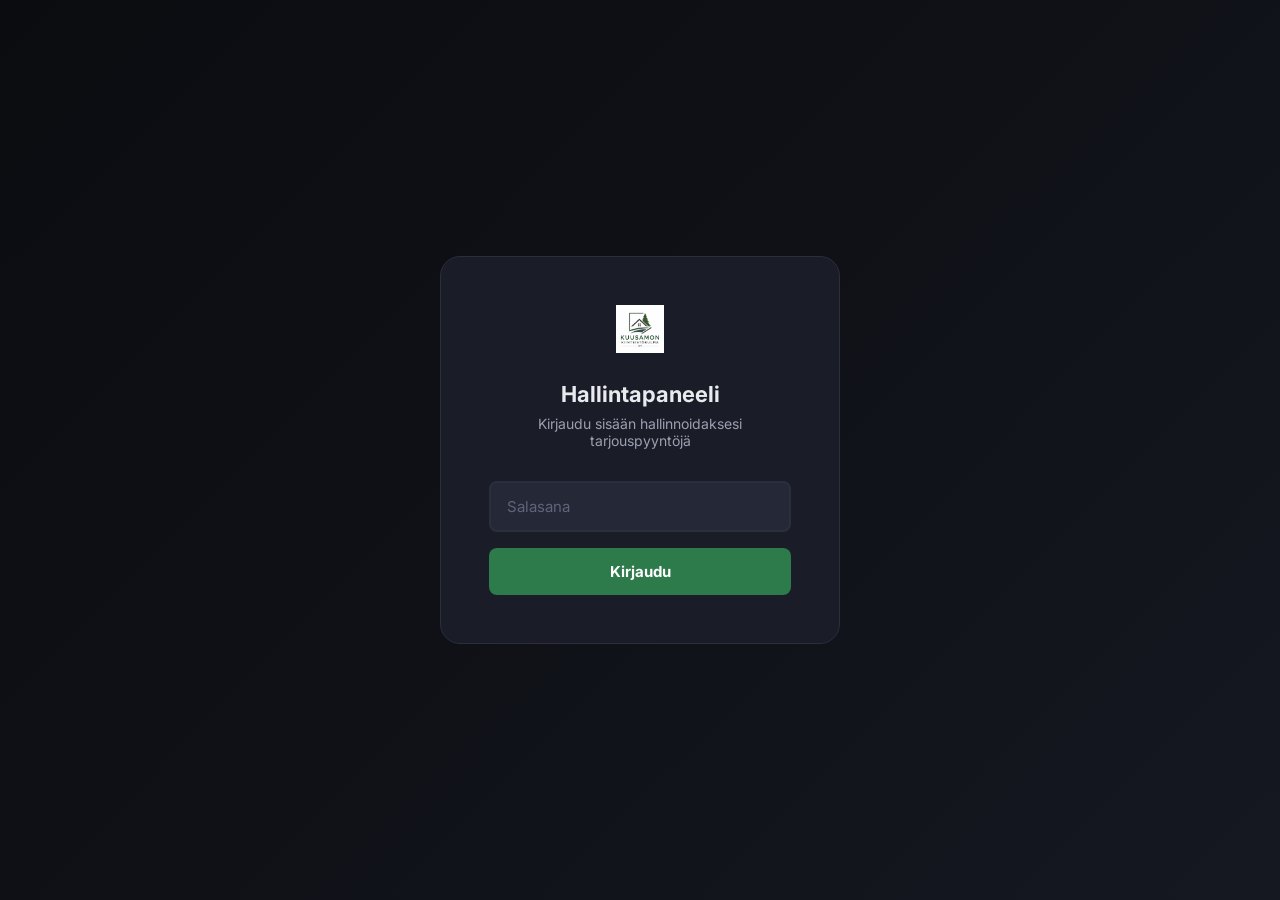
<file: admin.html>
<!DOCTYPE html>
<html lang="fi">
<head>
<meta charset="UTF-8">
<meta name="viewport" content="width=device-width, initial-scale=1.0">
<title>Hallintapaneeli | Kuusamon Kiinteistökulma Oy</title>
<meta name="robots" content="noindex, nofollow">
<link rel="stylesheet" href="admin-style.css">
</head>
<body>

<!-- LOGIN SCREEN -->
<div class="login-screen" id="loginScreen">
  <div class="login-card">
    <img src="images/logo.png" alt="Logo">
    <h1>Hallintapaneeli</h1>
    <p>Kirjaudu sisään hallinnoidaksesi tarjouspyyntöjä</p>
    <input type="password" class="login-field" id="loginPassword" placeholder="Salasana" onkeydown="if(event.key==='Enter')doLogin()">
    <button class="login-btn" onclick="doLogin()">Kirjaudu</button>
    <div class="login-error" id="loginError">Väärä salasana. Yritä uudelleen.</div>
  </div>
</div>

<!-- DASHBOARD -->
<div class="dashboard" id="dashboard">

  <!-- SIDEBAR -->
  <aside class="sidebar" id="sidebar">
    <div class="sidebar-header">
      <img src="images/logo.png" alt="Logo">
      <span>Kuusamon<br>Kiinteistökulma</span>
    </div>
    <nav class="sidebar-nav">
      <a href="#" class="active" data-view="requests">
        <svg xmlns="http://www.w3.org/2000/svg" viewBox="0 0 24 24" fill="none" stroke="currentColor" stroke-width="2"><path d="M14 2H6a2 2 0 0 0-2 2v16a2 2 0 0 0 2 2h12a2 2 0 0 0 2-2V8z"/><polyline points="14 2 14 8 20 8"/></svg>
        Tarjouspyynnöt
        <span class="badge" id="newBadge">0</span>
      </a>
      <a href="#" data-view="gallery">
        <svg xmlns="http://www.w3.org/2000/svg" viewBox="0 0 24 24" fill="none" stroke="currentColor" stroke-width="2"><rect x="3" y="3" width="18" height="18" rx="2" ry="2"/><circle cx="8.5" cy="8.5" r="1.5"/><polyline points="21 15 16 10 5 21"/></svg>
        Referenssigalleria
      </a>
      <a href="#" data-view="stats">
        <svg xmlns="http://www.w3.org/2000/svg" viewBox="0 0 24 24" fill="none" stroke="currentColor" stroke-width="2"><line x1="18" y1="20" x2="18" y2="10"/><line x1="12" y1="20" x2="12" y2="4"/><line x1="6" y1="20" x2="6" y2="14"/></svg>
        Tilastot
      </a>
    </nav>
    <div class="sidebar-footer">
      <a href="index.html">
        <svg xmlns="http://www.w3.org/2000/svg" viewBox="0 0 24 24" fill="none" stroke="currentColor" stroke-width="2"><path d="M3 9l9-7 9 7v11a2 2 0 0 1-2 2H5a2 2 0 0 1-2-2z"/></svg>
        Palaa sivustolle
      </a>
    </div>
  </aside>

  <!-- MAIN CONTENT -->
  <div class="main-content">
    <div class="main-header">
      <div style="display:flex;align-items:center;gap:12px;">
        <button class="mobile-menu-btn" onclick="toggleSidebar()">
          <svg xmlns="http://www.w3.org/2000/svg" viewBox="0 0 24 24" fill="none" stroke="currentColor" stroke-width="2"><line x1="3" y1="6" x2="21" y2="6"/><line x1="3" y1="12" x2="21" y2="12"/><line x1="3" y1="18" x2="21" y2="18"/></svg>
        </button>
        <h1 id="pageTitle">Tarjouspyynnöt</h1>
      </div>
      <div class="header-actions">
        <button class="filter-btn" onclick="loadRequests()" style="display:flex;align-items:center;gap:6px;">
          <svg xmlns="http://www.w3.org/2000/svg" width="14" height="14" viewBox="0 0 24 24" fill="none" stroke="currentColor" stroke-width="2"><polyline points="23 4 23 10 17 10"/><path d="M20.49 15a9 9 0 1 1-2.12-9.36L23 10"/></svg>
          Päivitä
        </button>
      </div>
    </div>

    <!-- REQUESTS VIEW -->
    <div class="view-content" id="viewRequests">
      <!-- STATS -->
      <div class="stats-grid" id="statsGrid">
        <div class="stat-card"><div class="stat-label">Kaikki pyynnöt</div><div class="stat-value" id="statTotal">0</div></div>
        <div class="stat-card"><div class="stat-label">Käsittelyssä</div><div class="stat-value" id="statNew" style="color:#3b82f6">0</div></div>
        <div class="stat-card"><div class="stat-label">Käynnissä</div><div class="stat-value" id="statInProgress" style="color:#f59e0b">0</div></div>
        <div class="stat-card"><div class="stat-label">Arkisto</div><div class="stat-value" id="statArchived" style="color:#5f6478">0</div></div>
      </div>

      <!-- FILTERS -->
      <div class="filter-bar">
        <input type="text" id="searchInput" placeholder="🔍 Hae nimellä, puhelimella, sähköpostilla..." oninput="filterRequests()">
        <button class="filter-btn active" data-filter="active" onclick="setFilter('active')">Kaikki aktiiviset</button>
        <button class="filter-btn" data-filter="processing" onclick="setFilter('processing')">Käsittelyssä</button>
        <button class="filter-btn" data-filter="in_progress" onclick="setFilter('in_progress')">Käynnissä</button>
        <button class="filter-btn" data-filter="archive" onclick="setFilter('archive')">Arkisto</button>
        
        <select id="sortSelect" onchange="filterRequests()" class="filter-btn" style="margin-left: auto;">
          <option value="newest">Uusimmat ensin</option>
          <option value="oldest">Vanhimmat ensin</option>
          <option value="status">Statuksen mukaan</option>
        </select>
      </div>

      <!-- REQUESTS LIST -->
      <div class="requests-list" id="requestsList"></div>
    </div>

    <!-- PROJECTS VIEW -->
    <div class="view-content" id="viewGallery" style="display:none;">
      <div class="gallery-admin">
        <div class="gallery-admin-header">
          <h2>📸 Projektien hallinta</h2>
          <p>Lisää, muokkaa ja järjestele projektiosioita. Jokainen osio voi sisältää 1–5 kuvaa.</p>
        </div>

        <!-- ADD PROJECT SECTION FORM -->
        <div class="gallery-add-card">
          <h3>Lisää uusi projekti</h3>
          <div class="gallery-add-form">
            <div class="gallery-title-input">
              <label>Projektin nimi *</label>
              <input type="text" id="projectNameInput" placeholder="esim. Kattoremontti Kuusamossa">
            </div>
            <div class="gallery-upload-zone" id="uploadZone">
              <svg xmlns="http://www.w3.org/2000/svg" viewBox="0 0 24 24" fill="none" stroke="currentColor" stroke-width="2"><rect x="3" y="3" width="18" height="18" rx="2" ry="2"/><circle cx="8.5" cy="8.5" r="1.5"/><polyline points="21 15 16 10 5 21"/></svg>
              <p>Vedä kuvat tähän tai <span>valitse tiedostot</span> (1–5 kuvaa)</p>
              <input type="file" id="galleryFileInput" accept="image/*" multiple style="display:none;">
            </div>
            <div class="gallery-url-input">
              <label>tai lisää kuvan URL-osoite:</label>
              <div style="display:flex;gap:8px;">
                <input type="text" id="galleryUrlInput" placeholder="https://example.com/image.jpg" style="flex:1;">
                <button class="gallery-url-add-btn" onclick="addUrlToPreview()">+ Lisää</button>
              </div>
            </div>
            <div id="projectPhotosPreview" class="project-photos-preview" style="display:none;">
              <h4>Valitut kuvat (<span id="previewCount">0</span>/5)</h4>
              <div class="preview-grid" id="previewGrid"></div>
            </div>
            <button class="gallery-add-btn" onclick="addProjectSection()">➕ Lisää projekti</button>
          </div>
        </div>

        <!-- EXISTING PROJECT SECTIONS -->
        <div class="gallery-existing">
          <h3>Nykyiset projektit (<span id="projectCount">0</span>)</h3>
          <div id="projectsAdminList">
            <!-- Filled by JS -->
          </div>
          <div class="gallery-empty" id="galleryEmpty" style="display:none;">
            <svg xmlns="http://www.w3.org/2000/svg" viewBox="0 0 24 24" fill="none" stroke="currentColor" stroke-width="2"><rect x="3" y="3" width="18" height="18" rx="2" ry="2"/><circle cx="8.5" cy="8.5" r="1.5"/><polyline points="21 15 16 10 5 21"/></svg>
            <p>Ei projekteja. Lisää ensimmäinen projekti yllä olevalla lomakkeella.</p>
          </div>
        </div>

        <!-- ACTIONS -->
        <div class="gallery-actions">
          <button class="gallery-reset-btn" onclick="resetProjectsToDefaults()">🔄 Palauta oletusasetukset</button>
        </div>
      </div>
    </div>

    <!-- STATS VIEW -->
    <div class="view-content" id="viewStats" style="display:none;">
      <div class="stats-grid">
        <div class="stat-card"><div class="stat-label">Kaikki kyselyt</div><div class="stat-value" id="statTotal2">0</div></div>
        <div class="stat-card"><div class="stat-label">Uudet</div><div class="stat-value" id="statNew2" style="color:#3b82f6">0</div></div>
        <div class="stat-card"><div class="stat-label">Hyväksytyt</div><div class="stat-value" id="statAccepted2" style="color:#4ade80">0</div></div>
        <div class="stat-card"><div class="stat-label">Arvioitu arvo</div><div class="stat-value" id="statValue2" style="color:#f59e0b">0 €</div></div>
      </div>
    </div>
  </div>
</div>

<!-- REQUEST DETAIL MODAL -->
<div class="modal-overlay" id="modalOverlay" onclick="if(event.target===this)closeModal()">
  <div class="modal-card">
    <div class="modal-header">
      <h2 id="modalTitle">Tarjouspyyntö</h2>
      <button class="modal-close" onclick="closeModal()">
        <svg xmlns="http://www.w3.org/2000/svg" viewBox="0 0 24 24" fill="none" stroke="currentColor" stroke-width="2"><line x1="18" y1="6" x2="6" y2="18"/><line x1="6" y1="6" x2="18" y2="18"/></svg>
      </button>
    </div>
    <div id="modalContent"></div>
  </div>
</div>

<script src="admin.js?v=2"></script>
</body>
</html>
</file>
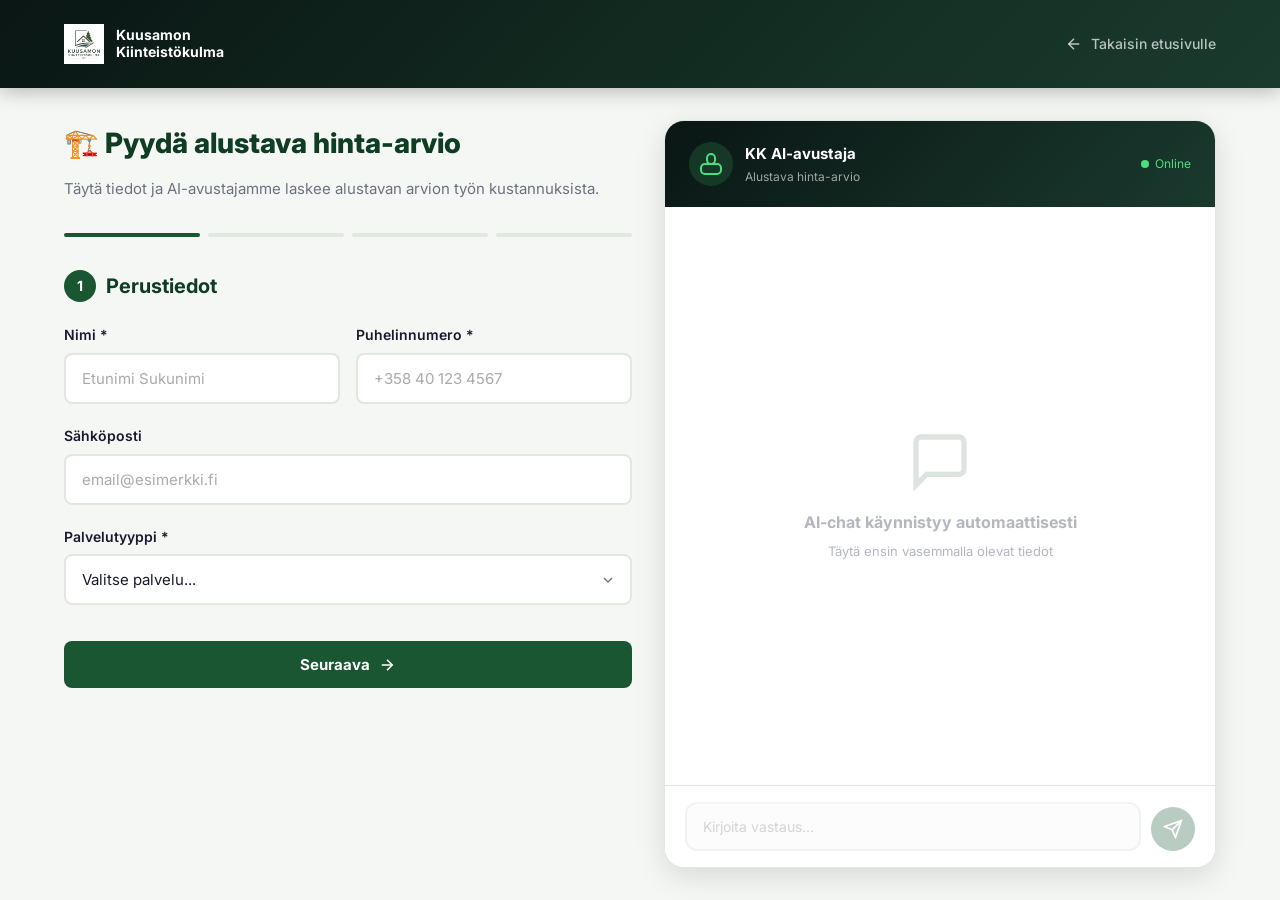
<file: request.html>
<!DOCTYPE html>
<html lang="fi">
<head>
<meta charset="UTF-8">
<meta name="viewport" content="width=device-width, initial-scale=1.0">
<title>Pyydä hinta-arvio | Kuusamon Kiinteistökulma Oy</title>
<meta name="description" content="Saat alustavan hinta-arvion kiinteistötyölle AI-avustajan avulla. Lataa kuvat, kerro tarpeestasi ja saat arvion hetkessä.">
<link rel="stylesheet" href="request-style.css">
</head>
<body>

<!-- HEADER -->
<header class="page-header">
  <div class="container">
    <a href="index.html" class="header-logo">
      <img src="images/logo.png" alt="Kuusamon Kiinteistökulma Oy">
      <span>Kuusamon<br>Kiinteistökulma</span>
    </a>
    <a href="index.html" class="header-back">
      <svg xmlns="http://www.w3.org/2000/svg" viewBox="0 0 24 24" fill="none" stroke="currentColor" stroke-width="2"><path d="M19 12H5"/><polyline points="12 19 5 12 12 5"/></svg>
      Takaisin etusivulle
    </a>
  </div>
</header>

<!-- MAIN LAYOUT -->
<main class="request-layout">

  <!-- LEFT: STEPS PANEL -->
  <div class="steps-panel">
    <div class="steps-header">
      <h1>🏗️ Pyydä alustava hinta-arvio</h1>
      <p>Täytä tiedot ja AI-avustajamme laskee alustavan arvion työn kustannuksista.</p>
    </div>

    <!-- Progress -->
    <div class="progress-bar">
      <div class="progress-step active" data-step="1"></div>
      <div class="progress-step" data-step="2"></div>
      <div class="progress-step" data-step="3"></div>
      <div class="progress-step" data-step="4"></div>
    </div>

    <!-- STEP 1: Basic Info -->
    <div class="step-content active" id="step1">
      <div class="step-title"><span class="step-number">1</span> Perustiedot</div>
      <div class="field-row">
        <div class="field-group">
          <label for="clientName">Nimi *</label>
          <input type="text" id="clientName" placeholder="Etunimi Sukunimi" required>
        </div>
        <div class="field-group">
          <label for="clientPhone">Puhelinnumero *</label>
          <input type="tel" id="clientPhone" placeholder="+358 40 123 4567" required>
        </div>
      </div>
      <div class="field-group">
        <label for="clientEmail">Sähköposti</label>
        <input type="email" id="clientEmail" placeholder="email@esimerkki.fi">
      </div>
      <div class="field-group">
        <label for="serviceType">Palvelutyyppi *</label>
        <select id="serviceType" required>
          <option value="">Valitse palvelu...</option>
          <option value="kattohuolto">🏠 Kattohuolto ja kattotyöt</option>
          <option value="remontointi">🔧 Remontointi</option>
          <option value="peltityot">⚙️ Peltityöt</option>
          <option value="sisatyot">🏡 Sisätyöt</option>
          <option value="kiinteistohuolto">🏢 Kiinteistöhuolto</option>
          <option value="muu">📋 Muu palvelu</option>
        </select>
      </div>
      <div class="step-buttons">
        <button class="btn-next" onclick="goToStep(2)" id="btnStep1">Seuraava <svg xmlns="http://www.w3.org/2000/svg" width="18" height="18" viewBox="0 0 24 24" fill="none" stroke="currentColor" stroke-width="2"><path d="M5 12h14"/><polyline points="12 5 19 12 12 19"/></svg></button>
      </div>
    </div>

    <!-- STEP 2: Photos -->
    <div class="step-content" id="step2">
      <div class="step-title"><span class="step-number">2</span> Valokuvat kohteesta</div>
      <div class="upload-zone" id="photoUploadZone">
        <svg xmlns="http://www.w3.org/2000/svg" viewBox="0 0 24 24" fill="none" stroke="currentColor" stroke-width="2"><rect x="3" y="3" width="18" height="18" rx="2" ry="2"/><circle cx="8.5" cy="8.5" r="1.5"/><polyline points="21 15 16 10 5 21"/></svg>
        <h3>Vedä ja pudota valokuvat tähän</h3>
        <p>tai klikkaa valitaksesi tiedostot (max 5 kuvaa, JPG/PNG)</p>
        <input type="file" id="photoInput" accept="image/*" multiple>
      </div>
      <div class="photo-previews" id="photoPreviews"></div>
      <div class="step-buttons">
        <button class="btn-prev" onclick="goToStep(1)">Takaisin</button>
        <button class="btn-next" onclick="goToStep(3)">Seuraava <svg xmlns="http://www.w3.org/2000/svg" width="18" height="18" viewBox="0 0 24 24" fill="none" stroke="currentColor" stroke-width="2"><path d="M5 12h14"/><polyline points="12 5 19 12 12 19"/></svg></button>
      </div>
    </div>

    <!-- STEP 3: Plan -->
    <div class="step-content" id="step3">
      <div class="step-title"><span class="step-number">3</span> Pohjapiirustus ja kuvaus</div>
      <div class="upload-zone" id="planUploadZone">
        <svg xmlns="http://www.w3.org/2000/svg" viewBox="0 0 24 24" fill="none" stroke="currentColor" stroke-width="2"><path d="M14 2H6a2 2 0 0 0-2 2v16a2 2 0 0 0 2 2h12a2 2 0 0 0 2-2V8z"/><polyline points="14 2 14 8 20 8"/><line x1="16" y1="13" x2="8" y2="13"/><line x1="16" y1="17" x2="8" y2="17"/></svg>
        <h3>Lataa pohjapiirustus tai mitoitettu piirros</h3>
        <p>JPG, PNG tai PDF (valinnainen)</p>
        <input type="file" id="planInput" accept="image/*,.pdf">
      </div>
      <div class="photo-previews" id="planPreview"></div>
      <div class="field-group">
        <label for="taskDescription">Kuvaa työ tarkemmin *</label>
        <textarea id="taskDescription" placeholder="Kerro mahdollisimman tarkasti: mitä pitää tehdä, millainen kohde on, onko erityisvaatimuksia..." rows="5"></textarea>
        <span class="hint">Mitä tarkemmin kuvaat työn, sitä tarkemman arvion saat.</span>
      </div>
      <div class="step-buttons">
        <button class="btn-prev" onclick="goToStep(2)">Takaisin</button>
        <button class="btn-next" onclick="startAIChat()" id="btnStartChat">Aloita arviointi 🤖 <svg xmlns="http://www.w3.org/2000/svg" width="18" height="18" viewBox="0 0 24 24" fill="none" stroke="currentColor" stroke-width="2"><path d="M5 12h14"/><polyline points="12 5 19 12 12 19"/></svg></button>
      </div>
    </div>

    <!-- STEP 4: Results -->
    <div class="step-content" id="step4">
      <div class="step-title"><span class="step-number">4</span> AI-arviointi käynnissä</div>
      <p style="color:var(--color-gray);font-size:14px;">AI-avustaja analysoi tietonne ja esittää tarkentavia kysymyksiä oikealla olevassa chatissa. Vastaa kysymyksiin saadaksesi tarkan arvion.</p>
      <div style="background:var(--color-light);border-radius:var(--radius-lg);padding:20px;margin-top:12px;">
        <h4 style="font-size:14px;font-weight:700;color:var(--color-primary-dark);margin-bottom:8px;">📋 Yhteenveto</h4>
        <div id="summaryContent" style="font-size:13px;color:var(--color-gray);line-height:1.7;"></div>
      </div>
    </div>
  </div>

  <!-- RIGHT: CHAT PANEL -->
  <div class="chat-panel">
    <div class="chat-header">
      <div class="chat-avatar">
        <svg xmlns="http://www.w3.org/2000/svg" viewBox="0 0 24 24" fill="none" stroke="currentColor" stroke-width="2"><path d="M12 2a4 4 0 0 1 4 4v2a4 4 0 0 1-8 0V6a4 4 0 0 1 4-4z"/><path d="M18 14h.01"/><path d="M6 14h.01"/><rect x="2" y="12" width="20" height="10" rx="4"/></svg>
      </div>
      <div class="chat-header-info">
        <h3>KK AI-avustaja</h3>
        <p>Alustava hinta-arvio</p>
      </div>
      <div class="chat-status" id="chatStatus">Online</div>
    </div>

    <div class="chat-messages" id="chatMessages">
      <div class="chat-placeholder">
        <svg xmlns="http://www.w3.org/2000/svg" viewBox="0 0 24 24" fill="none" stroke="currentColor" stroke-width="2"><path d="M21 15a2 2 0 0 1-2 2H7l-4 4V5a2 2 0 0 1 2-2h14a2 2 0 0 1 2 2z"/></svg>
        <h3>AI-chat käynnistyy automaattisesti</h3>
        <p>Täytä ensin vasemmalla olevat tiedot</p>
      </div>
    </div>

    <div class="chat-input-area disabled" id="chatInputArea">
      <textarea id="chatInput" placeholder="Kirjoita vastaus..." rows="1" disabled></textarea>
      <button class="chat-send-btn" id="chatSendBtn" onclick="sendChatMessage()" disabled>
        <svg xmlns="http://www.w3.org/2000/svg" viewBox="0 0 24 24" fill="none" stroke="currentColor" stroke-width="2"><line x1="22" y1="2" x2="11" y2="13"/><polygon points="22 2 15 22 11 13 2 9 22 2"/></svg>
      </button>
    </div>
  </div>

</main>

<!-- SUCCESS OVERLAY -->
<div class="success-overlay" id="successOverlay">
  <div class="success-card">
    <svg xmlns="http://www.w3.org/2000/svg" viewBox="0 0 24 24" fill="none" stroke="currentColor" stroke-width="2"><path d="M22 11.08V12a10 10 0 1 1-5.93-9.14"/><polyline points="22 4 12 14.01 9 11.01"/></svg>
    <h2>Kiitos tarjouspyynnöstänne!</h2>
    <p>Pyyntönne on vastaanotettu. Otamme yhteyttä mahdollisimman pian.</p>
    <div class="request-id" id="successRequestId"></div>
    <p style="font-size:13px;">Säilytä tämä tunnus yhteydenottoa varten.</p>
    <button class="btn-home" onclick="window.location.href='index.html'">Takaisin etusivulle</button>
  </div>
</div>

<script src="ai-estimator.js"></script>
<script src="request.js"></script>
</body>
</html>
</file>
<file: admin-style.css>
/* ===== ADMIN DASHBOARD STYLES ===== */
@import url('https://fonts.googleapis.com/css2?family=Inter:wght@400;500;600;700;800&display=swap');

:root {
  --bg-dark: #0f1117;
  --bg-card: #1a1d27;
  --bg-hover: #222633;
  --bg-input: #252836;
  --text-primary: #e8eaed;
  --text-secondary: #9aa0b0;
  --text-muted: #5f6478;
  --border: #2a2e3d;
  --accent: #2D7A4A;
  --accent-light: #4ade80;
  --accent-dark: #1A5632;
  --danger: #ef4444;
  --warning: #f59e0b;
  --info: #3b82f6;
  --font-main: 'Inter', sans-serif;
  --radius: 8px;
  --radius-lg: 12px;
}

*, *::before, *::after { box-sizing: border-box; margin: 0; padding: 0; }
body { font-family: var(--font-main); background: var(--bg-dark); color: var(--text-primary); min-height: 100vh; -webkit-font-smoothing: antialiased; }
a { text-decoration: none; color: inherit; }
button, input, textarea, select { font-family: inherit; }

/* ===== LOGIN SCREEN ===== */
.login-screen {
  min-height: 100vh; display: flex; align-items: center; justify-content: center;
  background: linear-gradient(135deg, #0a0c10, #0f1117, #151821);
}
.login-card {
  background: var(--bg-card); border: 1px solid var(--border); border-radius: 20px;
  padding: 48px; width: 100%; max-width: 400px; text-align: center;
}
.login-card img { height: 48px; margin: 0 auto 24px; }
.login-card h1 { font-size: 22px; font-weight: 700; margin-bottom: 8px; }
.login-card p { font-size: 14px; color: var(--text-secondary); margin-bottom: 32px; }
.login-field {
  width: 100%; padding: 14px 16px; background: var(--bg-input); border: 2px solid var(--border);
  border-radius: var(--radius); color: var(--text-primary); font-size: 15px; outline: none;
  margin-bottom: 16px; transition: 0.3s;
}
.login-field:focus { border-color: var(--accent); }
.login-field::placeholder { color: var(--text-muted); }
.login-btn {
  width: 100%; padding: 14px; background: var(--accent); color: #fff; font-weight: 700;
  font-size: 15px; border: none; border-radius: var(--radius); cursor: pointer;
  transition: 0.3s;
}
.login-btn:hover { background: var(--accent-dark); }
.login-error { color: var(--danger); font-size: 13px; margin-top: 12px; display: none; }

/* ===== DASHBOARD LAYOUT ===== */
.dashboard { display: none; min-height: 100vh; }
.dashboard.active { display: flex; }

/* Sidebar */
.sidebar {
  width: 260px; background: var(--bg-card); border-right: 1px solid var(--border);
  display: flex; flex-direction: column; position: fixed; top: 0; bottom: 0; left: 0; z-index: 50;
}
.sidebar-header { padding: 24px 20px; border-bottom: 1px solid var(--border); display: flex; align-items: center; gap: 12px; }
.sidebar-header img { height: 36px; }
.sidebar-header span { font-size: 13px; font-weight: 700; line-height: 1.3; }
.sidebar-nav { padding: 16px 12px; flex: 1; }
.sidebar-nav a {
  display: flex; align-items: center; gap: 12px; padding: 12px 16px;
  border-radius: var(--radius); font-size: 14px; font-weight: 500;
  color: var(--text-secondary); transition: 0.2s; margin-bottom: 4px;
}
.sidebar-nav a:hover { background: var(--bg-hover); color: var(--text-primary); }
.sidebar-nav a.active { background: rgba(45,122,74,0.15); color: var(--accent-light); }
.sidebar-nav a svg { width: 20px; height: 20px; flex-shrink: 0; }
.sidebar-nav a .badge {
  margin-left: auto; background: var(--danger); color: #fff; font-size: 11px;
  font-weight: 700; padding: 2px 8px; border-radius: 10px;
}
.sidebar-footer { padding: 16px 20px; border-top: 1px solid var(--border); }
.sidebar-footer a { display: flex; align-items: center; gap: 8px; font-size: 13px; color: var(--text-muted); transition: 0.2s; }
.sidebar-footer a:hover { color: var(--danger); }
.sidebar-footer a svg { width: 16px; height: 16px; }

/* Main content */
.main-content { margin-left: 260px; flex: 1; padding: 32px; min-height: 100vh; }
.main-header { display: flex; align-items: center; justify-content: space-between; margin-bottom: 32px; }
.main-header h1 { font-size: 24px; font-weight: 800; }
.main-header .header-actions { display: flex; gap: 12px; align-items: center; }

/* Stats cards */
.stats-grid { display: grid; grid-template-columns: repeat(4, 1fr); gap: 16px; margin-bottom: 32px; }
.stat-card {
  background: var(--bg-card); border: 1px solid var(--border); border-radius: var(--radius-lg);
  padding: 20px; transition: 0.3s;
}
.stat-card:hover { border-color: var(--accent); transform: translateY(-2px); }
.stat-card .stat-label { font-size: 12px; color: var(--text-muted); text-transform: uppercase; letter-spacing: 0.5px; margin-bottom: 8px; }
.stat-card .stat-value { font-size: 28px; font-weight: 800; }
.stat-card .stat-change { font-size: 12px; margin-top: 4px; }
.stat-card .stat-change.positive { color: var(--accent-light); }

/* Filter bar */
.filter-bar {
  display: flex; gap: 12px; margin-bottom: 24px; flex-wrap: wrap; align-items: center;
}
.filter-bar input {
  flex: 1; min-width: 200px; padding: 10px 16px; background: var(--bg-card);
  border: 1px solid var(--border); border-radius: var(--radius); color: var(--text-primary);
  font-size: 14px; outline: none;
}
.filter-bar input:focus { border-color: var(--accent); }
.filter-bar input::placeholder { color: var(--text-muted); }
.filter-btn {
  padding: 10px 16px; background: var(--bg-card); border: 1px solid var(--border);
  border-radius: var(--radius); color: var(--text-secondary); font-size: 13px;
  font-weight: 500; cursor: pointer; transition: 0.2s;
}
.filter-btn:hover { border-color: var(--accent); color: var(--accent-light); }
.filter-btn.active { background: rgba(45,122,74,0.15); border-color: var(--accent); color: var(--accent-light); }
select.filter-btn { appearance: none; background-image: url("data:image/svg+xml;charset=US-ASCII,%3Csvg%20xmlns%3D%22http%3A%2F%2Fwww.w3.org%2F2000%2Fsvg%22%20width%3D%22292.4%22%20height%3D%22292.4%22%3E%3Cpath%20fill%3D%22%239CA3AF%22%20d%3D%22M287%2069.4a17.6%2017.6%200%200%200-13-5.4H18.4c-5%200-9.3%201.8-12.9%205.4A17.6%2017.6%200%200%200%200%2082.2c0%205%201.8%209.3%205.4%2012.9l128%20127.9c3.6%203.6%207.8%205.4%2012.8%205.4s9.2-1.8%2012.8-5.4L287%2095c3.5-3.5%205.4-7.8%205.4-12.8%200-5-1.9-9.2-5.5-12.8z%22%2F%3E%3C%2Fsvg%3E"); background-repeat: no-repeat; background-position: right 12px top 50%; background-size: 10px auto; padding-right: 32px; cursor: pointer; }

/* Request cards */
.requests-list { display: flex; flex-direction: column; gap: 12px; }
.request-card {
  background: var(--bg-card); border: 1px solid var(--border); border-radius: var(--radius-lg);
  padding: 20px 24px; display: grid; grid-template-columns: auto 1fr auto auto;
  gap: 16px; align-items: center; cursor: pointer; transition: 0.2s;
}
.request-card:hover { border-color: var(--accent); background: var(--bg-hover); }

/* Status badges */
.status-badge {
  padding: 5px 12px; border-radius: 20px; font-size: 12px; font-weight: 600;
  white-space: nowrap;
}
.status-badge.new { background: rgba(59,130,246,0.15); color: var(--info); }
.status-badge.processing { background: rgba(245,158,11,0.15); color: var(--warning); }
.status-badge.sent { background: rgba(45,122,74,0.15); color: var(--accent-light); }
.status-badge.accepted { background: rgba(74,222,128,0.15); color: #22c55e; }
.status-badge.declined { background: rgba(239,68,68,0.15); color: var(--danger); }

.request-info h3 { font-size: 15px; font-weight: 600; margin-bottom: 4px; }
.request-info p { font-size: 13px; color: var(--text-secondary); }
.request-meta { text-align: right; font-size: 13px; color: var(--text-muted); }
.request-meta .price { font-size: 16px; font-weight: 700; color: var(--accent-light); }

/* ===== REQUEST DETAIL MODAL ===== */
.modal-overlay {
  display: none; position: fixed; inset: 0; background: rgba(0,0,0,0.7);
  z-index: 100; align-items: flex-start; justify-content: center;
  padding: 40px 24px; overflow-y: auto; backdrop-filter: blur(4px);
}
.modal-overlay.active { display: flex; }
.modal-card {
  background: var(--bg-card); border: 1px solid var(--border); border-radius: 16px;
  width: 100%; max-width: 800px; padding: 32px; animation: modalIn 0.3s ease;
}
@keyframes modalIn { from { opacity: 0; transform: translateY(20px); } to { opacity: 1; transform: translateY(0); } }

.modal-header { display: flex; align-items: center; justify-content: space-between; margin-bottom: 24px; }
.modal-header h2 { font-size: 20px; font-weight: 700; }
.modal-close {
  width: 36px; height: 36px; border-radius: 50%; background: var(--bg-input);
  border: none; cursor: pointer; display: flex; align-items: center; justify-content: center;
  transition: 0.2s;
}
.modal-close:hover { background: var(--danger); }
.modal-close svg { width: 18px; height: 18px; color: var(--text-primary); }

.modal-section { margin-bottom: 24px; }
.modal-section h3 { font-size: 14px; font-weight: 700; color: var(--text-secondary); text-transform: uppercase; letter-spacing: 0.5px; margin-bottom: 12px; }
.modal-grid { display: grid; grid-template-columns: 1fr 1fr; gap: 12px; }
.modal-field { background: var(--bg-input); padding: 12px 16px; border-radius: var(--radius); }
.modal-field .label { font-size: 11px; color: var(--text-muted); text-transform: uppercase; letter-spacing: 0.5px; margin-bottom: 4px; }
.modal-field .value { font-size: 14px; font-weight: 500; }

.modal-photos { display: grid; grid-template-columns: repeat(auto-fill, minmax(120px, 1fr)); gap: 8px; }
.modal-photos img { width: 100%; aspect-ratio: 1; object-fit: cover; border-radius: var(--radius); cursor: pointer; transition: 0.2s; }
.modal-photos img:hover { opacity: 0.8; transform: scale(1.03); }

.modal-messages { max-height: 300px; overflow-y: auto; background: var(--bg-input); border-radius: var(--radius-lg); padding: 16px; }
.modal-msg { margin-bottom: 12px; font-size: 13px; line-height: 1.6; }
.modal-msg.ai { color: var(--accent-light); }
.modal-msg.user { color: var(--text-primary); text-align: right; }
.modal-msg .sender { font-weight: 700; margin-bottom: 2px; }

/* Status select in modal */
.status-select {
  padding: 10px 16px; background: var(--bg-input); border: 1px solid var(--border);
  border-radius: var(--radius); color: var(--text-primary); font-size: 14px;
  outline: none; cursor: pointer; appearance: none; width: 100%;
}
.admin-notes {
  width: 100%; padding: 12px 16px; background: var(--bg-input); border: 1px solid var(--border);
  border-radius: var(--radius); color: var(--text-primary); font-size: 14px;
  resize: vertical; min-height: 80px; outline: none;
}
.admin-notes:focus, .status-select:focus { border-color: var(--accent); }
.modal-save {
  padding: 12px 24px; background: var(--accent); color: #fff; font-weight: 700;
  font-size: 14px; border: none; border-radius: var(--radius); cursor: pointer;
  transition: 0.2s; margin-top: 16px;
}
.modal-save:hover { background: var(--accent-dark); }

/* No data */
.no-data { text-align: center; padding: 80px 40px; color: var(--text-muted); }
.no-data svg { width: 64px; height: 64px; margin-bottom: 16px; opacity: 0.3; }
.no-data h3 { font-size: 18px; margin-bottom: 8px; color: var(--text-secondary); }

/* ===== MOBILE SIDEBAR ===== */
.mobile-menu-btn {
  display: none; width: 40px; height: 40px; background: var(--bg-card);
  border: 1px solid var(--border); border-radius: var(--radius); cursor: pointer;
  align-items: center; justify-content: center;
}
.mobile-menu-btn svg { width: 20px; height: 20px; color: var(--text-primary); }

/* ===== RESPONSIVE ===== */
@media (max-width: 1024px) {
  .stats-grid { grid-template-columns: repeat(2, 1fr); }
}
@media (max-width: 768px) {
  .sidebar { transform: translateX(-100%); transition: 0.3s; }
  .sidebar.open { transform: translateX(0); }
  .main-content { margin-left: 0; padding: 20px; }
  .mobile-menu-btn { display: flex; }
  .stats-grid { grid-template-columns: 1fr; }
  .request-card { grid-template-columns: 1fr; }
  .modal-grid { grid-template-columns: 1fr; }
  .modal-card { padding: 20px; }
  .gallery-admin-grid { grid-template-columns: 1fr; }
}

/* ===== GALLERY MANAGEMENT ===== */
.gallery-admin { max-width: 900px; }
.gallery-admin-header { margin-bottom: 32px; }
.gallery-admin-header h2 { font-size: 22px; font-weight: 700; margin-bottom: 8px; }
.gallery-admin-header p { font-size: 14px; color: var(--text-secondary); }

/* Add photo card */
.gallery-add-card {
  background: var(--bg-card); border: 1px solid var(--border); border-radius: var(--radius-lg);
  padding: 24px; margin-bottom: 32px;
}
.gallery-add-card h3 { font-size: 16px; font-weight: 700; margin-bottom: 16px; color: var(--text-primary); }

.gallery-add-form { display: flex; flex-direction: column; gap: 16px; }

.gallery-upload-zone {
  border: 2px dashed var(--border); border-radius: var(--radius-lg); padding: 40px 24px;
  text-align: center; cursor: pointer; transition: 0.3s;
}
.gallery-upload-zone:hover, .gallery-upload-zone.dragover {
  border-color: var(--accent); background: rgba(45,122,74,0.05);
}
.gallery-upload-zone svg { width: 48px; height: 48px; color: var(--text-muted); margin-bottom: 12px; }
.gallery-upload-zone p { font-size: 14px; color: var(--text-secondary); }
.gallery-upload-zone span { color: var(--accent-light); font-weight: 600; text-decoration: underline; cursor: pointer; }

.gallery-url-input label, .gallery-title-input label {
  display: block; font-size: 13px; color: var(--text-muted); margin-bottom: 6px;
}
.gallery-url-input input, .gallery-title-input input {
  width: 100%; padding: 12px 16px; background: var(--bg-input); border: 1px solid var(--border);
  border-radius: var(--radius); color: var(--text-primary); font-size: 14px; outline: none; transition: 0.3s;
}
.gallery-url-input input:focus, .gallery-title-input input:focus { border-color: var(--accent); }
.gallery-url-input input::placeholder, .gallery-title-input input::placeholder { color: var(--text-muted); }

.gallery-preview {
  position: relative; display: inline-block; max-width: 240px;
}
.gallery-preview img {
  width: 100%; border-radius: var(--radius); border: 2px solid var(--accent);
}
.preview-remove {
  position: absolute; top: 8px; right: 8px; width: 28px; height: 28px; border-radius: 50%;
  background: var(--danger); color: #fff; font-size: 14px; border: none; cursor: pointer;
  display: flex; align-items: center; justify-content: center; transition: 0.2s;
}
.preview-remove:hover { transform: scale(1.1); }

.gallery-add-btn {
  padding: 14px 28px; background: var(--accent); color: #fff; font-weight: 700;
  font-size: 15px; border: none; border-radius: var(--radius); cursor: pointer;
  transition: 0.3s; align-self: flex-start;
}
.gallery-add-btn:hover { background: var(--accent-dark); transform: translateY(-1px); }

/* Project admin cards */
.project-admin-card {
  background: var(--bg-card); border: 1px solid var(--border); border-radius: var(--radius-lg);
  padding: 16px; margin-bottom: 16px; transition: 0.3s;
}
.project-admin-card:hover { border-color: var(--accent); }

.project-admin-header {
  display: flex; align-items: center; justify-content: space-between; margin-bottom: 16px; gap: 12px; flex-wrap: wrap;
}
.project-admin-title-row {
  display: flex; align-items: center; gap: 12px; flex: 1; min-width: 200px;
}
.gallery-index {
  background: var(--bg-input); color: var(--text-secondary); font-size: 12px; font-weight: 700;
  padding: 4px 10px; border-radius: 12px;
}
.gallery-edit-title {
  flex: 1; padding: 8px 12px; background: var(--bg-input); border: 1px solid var(--border);
  border-radius: var(--radius); color: var(--text-primary); font-size: 14px; outline: none;
  transition: 0.3s; font-weight: 600;
}
.gallery-edit-title:focus { border-color: var(--accent); }

.project-admin-actions {
  display: flex; align-items: center; gap: 8px;
}
.project-admin-photos {
  display: flex; gap: 12px; flex-wrap: wrap;
}
.project-admin-photo {
  position: relative; width: 100px; height: 75px; border-radius: var(--radius); overflow: hidden;
  border: 1px solid var(--border);
}
.project-admin-photo img {
  width: 100%; height: 100%; object-fit: cover;
}
.photo-remove-btn {
  position: absolute; top: 4px; right: 4px; width: 20px; height: 20px; border-radius: 50%;
  background: var(--danger); color: #fff; font-size: 12px; border: none; cursor: pointer;
  display: flex; align-items: center; justify-content: center;
}

.project-add-photo-btn {
  width: 100px; height: 75px; border-radius: var(--radius); border: 1px dashed var(--border);
  display: flex; align-items: center; justify-content: center; cursor: pointer; transition: 0.2s;
  background: var(--bg-input); color: var(--text-muted); font-size: 12px; font-weight: 500;
}
.project-add-photo-btn:hover { border-color: var(--accent); color: var(--accent-light); }

.preview-grid { display: flex; gap: 12px; flex-wrap: wrap; margin-top: 12px; }
.project-photos-preview h4 { font-size: 13px; color: var(--text-secondary); }
.gallery-url-add-btn {
  padding: 0 16px; background: var(--bg-input); border: 1px solid var(--border);
  border-radius: var(--radius); color: var(--text-primary); cursor: pointer; transition: 0.2s;
}
.gallery-url-add-btn:hover { border-color: var(--accent); color: var(--accent-light); }



.gallery-move-btn {
  padding: 6px 12px; background: var(--bg-input); border: 1px solid var(--border);
  border-radius: var(--radius); color: var(--text-secondary); font-size: 13px; cursor: pointer;
  transition: 0.2s;
}
.gallery-move-btn:hover { border-color: var(--accent); color: var(--accent-light); background: rgba(45,122,74,0.1); }

.gallery-delete-btn {
  margin-left: auto; padding: 6px 14px; background: rgba(239,68,68,0.1);
  border: 1px solid rgba(239,68,68,0.2); border-radius: var(--radius);
  color: var(--danger); font-size: 13px; cursor: pointer; transition: 0.2s;
}
.gallery-delete-btn:hover { background: rgba(239,68,68,0.2); border-color: var(--danger); }

/* Empty state */
.gallery-empty {
  text-align: center; padding: 48px 24px; color: var(--text-muted);
}
.gallery-empty svg { width: 48px; height: 48px; margin-bottom: 12px; opacity: 0.3; }
.gallery-empty p { font-size: 14px; }

/* Actions */
.gallery-actions { margin-top: 16px; }
.gallery-reset-btn {
  padding: 10px 20px; background: var(--bg-card); border: 1px solid var(--border);
  border-radius: var(--radius); color: var(--text-secondary); font-size: 13px;
  cursor: pointer; transition: 0.2s;
}
.gallery-reset-btn:hover { border-color: var(--warning); color: var(--warning); }

/* Toast */
.gallery-toast {
  position: fixed; bottom: 24px; left: 50%; transform: translateX(-50%) translateY(100px);
  background: var(--bg-card); border: 1px solid var(--accent); border-radius: var(--radius);
  padding: 14px 28px; color: var(--accent-light); font-size: 14px; font-weight: 600;
  box-shadow: 0 8px 32px rgba(0,0,0,0.3); z-index: 9999; transition: 0.4s ease;
  opacity: 0; pointer-events: none;
}
.gallery-toast.show { transform: translateX(-50%) translateY(0); opacity: 1; }
</file>
<file: request-style.css>
/* ===== REQUEST PAGE STYLES ===== */
@import url('https://fonts.googleapis.com/css2?family=Inter:wght@400;500;600;700;800&display=swap');

:root {
  --color-primary: #1A5632;
  --color-primary-dark: #0F3D22;
  --color-primary-light: #2D7A4A;
  --color-accent: #3D6B7A;
  --color-dark: #1a1a2e;
  --color-gray: #6B7280;
  --color-light: #F5F7F5;
  --color-white: #FFFFFF;
  --color-border: #E2E8E0;
  --font-main: 'Inter', sans-serif;
  --radius: 8px;
  --radius-lg: 12px;
  --radius-xl: 20px;
  --shadow-sm: 0 2px 8px rgba(0,0,0,0.06);
  --shadow-md: 0 4px 20px rgba(0,0,0,0.08);
  --shadow-lg: 0 8px 30px rgba(0,0,0,0.12);
  --transition: 0.3s ease;
}

*, *::before, *::after { box-sizing: border-box; margin: 0; padding: 0; }
html { scroll-behavior: smooth; }
body { font-family: var(--font-main); font-size: 16px; line-height: 1.7; color: var(--color-dark); background: var(--color-light); -webkit-font-smoothing: antialiased; min-height: 100vh; }
img { max-width: 100%; height: auto; display: block; }
a { text-decoration: none; color: inherit; }
button, input, textarea, select { font-family: inherit; font-size: inherit; }

/* ===== PAGE HEADER ===== */
.page-header {
  background: linear-gradient(135deg, #0a1614 0%, #122a20 50%, #1a3a2e 100%);
  padding: 24px 0;
  position: sticky; top: 0; z-index: 100;
  box-shadow: 0 2px 20px rgba(0,0,0,0.3);
}
.page-header .container { max-width: 1200px; margin: 0 auto; padding: 0 24px; display: flex; align-items: center; justify-content: space-between; }
.header-logo { display: flex; align-items: center; gap: 12px; }
.header-logo img { height: 40px; width: auto; }
.header-logo span { font-size: 14px; font-weight: 700; color: #fff; line-height: 1.2; }
.header-back { display: inline-flex; align-items: center; gap: 8px; color: rgba(255,255,255,0.7); font-size: 14px; font-weight: 500; transition: var(--transition); }
.header-back:hover { color: #fff; }
.header-back svg { width: 18px; height: 18px; }

/* ===== MAIN LAYOUT ===== */
.request-layout {
  max-width: 1200px; margin: 0 auto; padding: 32px 24px;
  display: grid; grid-template-columns: 1fr 1fr; gap: 32px;
  min-height: calc(100vh - 88px);
}

/* ===== STEPS PANEL (LEFT) ===== */
.steps-panel { display: flex; flex-direction: column; }
.steps-header { margin-bottom: 32px; }
.steps-header h1 { font-size: 28px; font-weight: 800; color: var(--color-primary-dark); margin-bottom: 8px; }
.steps-header p { font-size: 15px; color: var(--color-gray); }

/* Progress bar */
.progress-bar { display: flex; gap: 8px; margin-bottom: 32px; }
.progress-step { flex: 1; height: 4px; border-radius: 4px; background: var(--color-border); transition: var(--transition); }
.progress-step.active { background: var(--color-primary); }
.progress-step.done { background: var(--color-primary-light); }

/* Step content */
.step-content { display: none; flex-direction: column; gap: 20px; animation: fadeInStep 0.4s ease; }
.step-content.active { display: flex; }
@keyframes fadeInStep { from { opacity: 0; transform: translateY(12px); } to { opacity: 1; transform: translateY(0); } }

.step-title { font-size: 20px; font-weight: 700; color: var(--color-primary-dark); display: flex; align-items: center; gap: 10px; }
.step-number { width: 32px; height: 32px; border-radius: 50%; background: var(--color-primary); color: #fff; font-size: 14px; font-weight: 700; display: flex; align-items: center; justify-content: center; }

/* Form fields */
.field-group { display: flex; flex-direction: column; gap: 6px; }
.field-group label { font-size: 14px; font-weight: 600; color: var(--color-dark); }
.field-group .hint { font-size: 12px; color: var(--color-gray); }
.field-group input, .field-group select, .field-group textarea {
  padding: 14px 16px; border: 2px solid var(--color-border); border-radius: var(--radius);
  background: var(--color-white); color: var(--color-dark); font-size: 15px;
  transition: var(--transition); outline: none;
}
.field-group input:focus, .field-group select:focus, .field-group textarea:focus {
  border-color: var(--color-primary); box-shadow: 0 0 0 3px rgba(26,86,50,0.1);
}
.field-group input::placeholder, .field-group textarea::placeholder { color: #aaa; }
.field-group textarea { resize: vertical; min-height: 100px; }
.field-group select { appearance: none; background-image: url("data:image/svg+xml,%3Csvg xmlns='http://www.w3.org/2000/svg' width='16' height='16' viewBox='0 0 24 24' fill='none' stroke='%236B7280' stroke-width='2'%3E%3Cpath d='M6 9l6 6 6-6'/%3E%3C/svg%3E"); background-repeat: no-repeat; background-position: right 14px center; }
.field-row { display: grid; grid-template-columns: 1fr 1fr; gap: 16px; }

/* Upload zone */
.upload-zone {
  border: 2px dashed var(--color-border); border-radius: var(--radius-lg);
  padding: 40px 24px; text-align: center; cursor: pointer;
  transition: var(--transition); background: var(--color-white); position: relative;
}
.upload-zone:hover, .upload-zone.dragover {
  border-color: var(--color-primary); background: rgba(26,86,50,0.03);
}
.upload-zone.dragover { transform: scale(1.01); }
.upload-zone svg { width: 48px; height: 48px; color: var(--color-primary); margin: 0 auto 12px; opacity: 0.6; }
.upload-zone h3 { font-size: 16px; font-weight: 600; color: var(--color-dark); margin-bottom: 4px; }
.upload-zone p { font-size: 13px; color: var(--color-gray); }
.upload-zone input[type="file"] { position: absolute; inset: 0; opacity: 0; cursor: pointer; }

/* Photo previews */
.photo-previews { display: grid; grid-template-columns: repeat(auto-fill, minmax(100px, 1fr)); gap: 12px; }
.photo-preview {
  position: relative; border-radius: var(--radius); overflow: hidden;
  aspect-ratio: 1; background: var(--color-light);
}
.photo-preview img { width: 100%; height: 100%; object-fit: cover; }
.photo-preview .remove-photo {
  position: absolute; top: 4px; right: 4px; width: 24px; height: 24px;
  border-radius: 50%; background: rgba(0,0,0,0.6); border: none; cursor: pointer;
  display: flex; align-items: center; justify-content: center; transition: var(--transition);
}
.photo-preview .remove-photo:hover { background: #e53e3e; }
.photo-preview .remove-photo svg { width: 14px; height: 14px; color: #fff; }

/* Step buttons */
.step-buttons { display: flex; gap: 12px; margin-top: 16px; }
.btn-next {
  flex: 1; padding: 14px 24px; background: var(--color-primary); color: #fff;
  font-weight: 700; font-size: 15px; border: none; border-radius: var(--radius);
  cursor: pointer; transition: var(--transition); display: flex; align-items: center; justify-content: center; gap: 8px;
}
.btn-next:hover { background: var(--color-primary-dark); transform: translateY(-1px); }
.btn-next:disabled { opacity: 0.5; cursor: not-allowed; transform: none; }
.btn-prev {
  padding: 14px 24px; background: transparent; color: var(--color-gray);
  font-weight: 600; font-size: 15px; border: 2px solid var(--color-border);
  border-radius: var(--radius); cursor: pointer; transition: var(--transition);
}
.btn-prev:hover { border-color: var(--color-primary); color: var(--color-primary); }

/* ===== CHAT PANEL (RIGHT) ===== */
.chat-panel {
  background: var(--color-white); border-radius: var(--radius-xl);
  box-shadow: var(--shadow-lg); display: flex; flex-direction: column;
  overflow: hidden; border: 1px solid var(--color-border); min-height: 600px;
}
.chat-header {
  padding: 20px 24px; background: linear-gradient(135deg, #0a1614, #1a3a2e);
  display: flex; align-items: center; gap: 12px;
}
.chat-avatar {
  width: 44px; height: 44px; border-radius: 50%;
  background: rgba(45,122,74,0.3); display: flex; align-items: center; justify-content: center;
}
.chat-avatar svg { width: 24px; height: 24px; color: #4ade80; }
.chat-header-info h3 { font-size: 15px; font-weight: 700; color: #fff; }
.chat-header-info p { font-size: 12px; color: rgba(255,255,255,0.6); }
.chat-status { margin-left: auto; display: flex; align-items: center; gap: 6px; font-size: 12px; color: #4ade80; }
.chat-status::before { content: ''; width: 8px; height: 8px; border-radius: 50%; background: #4ade80; animation: pulse 2s infinite; }
@keyframes pulse { 0%, 100% { opacity: 1; } 50% { opacity: 0.4; } }

/* Chat messages */
.chat-messages {
  flex: 1; padding: 20px; overflow-y: auto; display: flex; flex-direction: column; gap: 16px;
  scroll-behavior: smooth;
}
.chat-placeholder {
  flex: 1; display: flex; flex-direction: column; align-items: center;
  justify-content: center; text-align: center; padding: 40px; opacity: 0.5;
}
.chat-placeholder svg { width: 64px; height: 64px; color: var(--color-primary); margin-bottom: 16px; opacity: 0.3; }
.chat-placeholder h3 { font-size: 16px; color: var(--color-gray); margin-bottom: 4px; }
.chat-placeholder p { font-size: 13px; color: var(--color-gray); }

/* Message bubbles */
.message { display: flex; gap: 10px; animation: msgIn 0.3s ease; max-width: 90%; }
.message.ai { align-self: flex-start; }
.message.user { align-self: flex-end; flex-direction: row-reverse; }
@keyframes msgIn { from { opacity: 0; transform: translateY(8px); } to { opacity: 1; transform: translateY(0); } }

.message-avatar {
  width: 32px; height: 32px; border-radius: 50%; flex-shrink: 0;
  display: flex; align-items: center; justify-content: center; font-size: 14px;
}
.message.ai .message-avatar { background: rgba(26,86,50,0.1); color: var(--color-primary); }
.message.user .message-avatar { background: var(--color-primary); color: #fff; }
.message-avatar svg { width: 16px; height: 16px; }

.message-bubble {
  padding: 14px 18px; border-radius: 16px; font-size: 14px; line-height: 1.6;
  white-space: pre-wrap; word-break: break-word;
}
.message.ai .message-bubble { background: var(--color-light); color: var(--color-dark); border-bottom-left-radius: 4px; }
.message.user .message-bubble { background: var(--color-primary); color: #fff; border-bottom-right-radius: 4px; }
.message-bubble strong { font-weight: 700; }
.message-bubble h2, .message-bubble h3 { margin: 8px 0 4px; font-size: 15px; }

/* Estimate card in chat */
.estimate-card {
  background: linear-gradient(135deg, #f0fdf4, #dcfce7); border: 2px solid var(--color-primary-light);
  border-radius: var(--radius-lg); padding: 24px; margin-top: 8px;
}
.estimate-card h2 { font-size: 18px; color: var(--color-primary-dark); margin-bottom: 12px; }
.estimate-price { font-size: 28px; font-weight: 800; color: var(--color-primary-dark); margin: 12px 0; }
.estimate-details { font-size: 13px; color: var(--color-gray); }
.estimate-details li { padding: 3px 0; padding-left: 16px; position: relative; }
.estimate-details li::before { content: ''; position: absolute; left: 0; top: 10px; width: 6px; height: 6px; border-radius: 50%; background: var(--color-primary-light); }
.estimate-section { margin: 12px 0; }
.estimate-section h4 { font-size: 14px; font-weight: 700; color: var(--color-primary-dark); margin-bottom: 6px; }
.estimate-disclaimer { font-size: 12px; color: var(--color-gray); font-style: italic; margin-top: 12px; padding-top: 12px; border-top: 1px solid var(--color-border); }

/* Typing indicator */
.typing-indicator { display: flex; gap: 4px; padding: 14px 18px; background: var(--color-light); border-radius: 16px; border-bottom-left-radius: 4px; align-self: flex-start; }
.typing-indicator span { width: 8px; height: 8px; border-radius: 50%; background: var(--color-gray); animation: typingDot 1.4s infinite; }
.typing-indicator span:nth-child(2) { animation-delay: 0.2s; }
.typing-indicator span:nth-child(3) { animation-delay: 0.4s; }
@keyframes typingDot { 0%, 60%, 100% { transform: translateY(0); opacity: 0.4; } 30% { transform: translateY(-6px); opacity: 1; } }

/* Chat input */
.chat-input-area {
  padding: 16px 20px; border-top: 1px solid var(--color-border);
  display: flex; gap: 10px; align-items: flex-end; background: var(--color-white);
}
.chat-input-area textarea {
  flex: 1; padding: 12px 16px; border: 2px solid var(--color-border);
  border-radius: var(--radius-lg); resize: none; outline: none; font-size: 14px;
  min-height: 44px; max-height: 120px; line-height: 1.5; transition: var(--transition);
}
.chat-input-area textarea:focus { border-color: var(--color-primary); }
.chat-input-area textarea::placeholder { color: #aaa; }
.chat-send-btn {
  width: 44px; height: 44px; border-radius: 50%; background: var(--color-primary);
  border: none; cursor: pointer; display: flex; align-items: center; justify-content: center;
  transition: var(--transition); flex-shrink: 0;
}
.chat-send-btn:hover { background: var(--color-primary-dark); transform: scale(1.05); }
.chat-send-btn:disabled { opacity: 0.4; cursor: not-allowed; transform: none; }
.chat-send-btn svg { width: 20px; height: 20px; color: #fff; }
.chat-input-area.disabled textarea { opacity: 0.5; pointer-events: none; }
.chat-input-area.disabled .chat-send-btn { opacity: 0.3; pointer-events: none; }

/* ===== ACTION BUTTONS AFTER ESTIMATE ===== */
.estimate-actions { display: flex; gap: 12px; margin-top: 16px; }
.btn-accept {
  flex: 1; padding: 14px; background: var(--color-primary); color: #fff;
  font-weight: 700; font-size: 14px; border: none; border-radius: var(--radius);
  cursor: pointer; transition: var(--transition);
}
.btn-accept:hover { background: var(--color-primary-dark); }
.btn-decline {
  padding: 14px 20px; background: transparent; color: var(--color-gray);
  font-weight: 600; font-size: 14px; border: 2px solid var(--color-border);
  border-radius: var(--radius); cursor: pointer; transition: var(--transition);
}
.btn-decline:hover { border-color: #e53e3e; color: #e53e3e; }

/* ===== SUCCESS OVERLAY ===== */
.success-overlay {
  display: none; position: fixed; inset: 0; background: rgba(0,0,0,0.6);
  z-index: 1000; align-items: center; justify-content: center;
  backdrop-filter: blur(4px);
}
.success-overlay.active { display: flex; }
.success-card {
  background: #fff; border-radius: var(--radius-xl); padding: 48px; text-align: center;
  max-width: 480px; width: 90%; animation: successIn 0.5s ease;
}
@keyframes successIn { from { opacity: 0; transform: scale(0.9) translateY(20px); } to { opacity: 1; transform: scale(1) translateY(0); } }
.success-card svg { width: 72px; height: 72px; color: var(--color-primary); margin-bottom: 20px; }
.success-card h2 { font-size: 24px; color: var(--color-primary-dark); margin-bottom: 8px; }
.success-card p { font-size: 15px; color: var(--color-gray); margin-bottom: 8px; }
.success-card .request-id { font-size: 20px; font-weight: 800; color: var(--color-primary); margin: 16px 0; }
.success-card .btn-home {
  display: inline-flex; align-items: center; gap: 8px; padding: 14px 32px;
  background: var(--color-primary); color: #fff; font-weight: 700;
  border: none; border-radius: var(--radius); cursor: pointer;
  transition: var(--transition); margin-top: 16px; font-size: 15px;
}
.success-card .btn-home:hover { background: var(--color-primary-dark); }

/* ===== RESPONSIVE ===== */
@media (max-width: 968px) {
  .request-layout { grid-template-columns: 1fr; }
  .chat-panel { min-height: 500px; }
}
@media (max-width: 600px) {
  .page-header .container { flex-direction: column; gap: 12px; }
  .steps-header h1 { font-size: 22px; }
  .field-row { grid-template-columns: 1fr; }
  .upload-zone { padding: 24px 16px; }
  .chat-panel { min-height: 400px; }
  .estimate-actions { flex-direction: column; }
}
</file>
